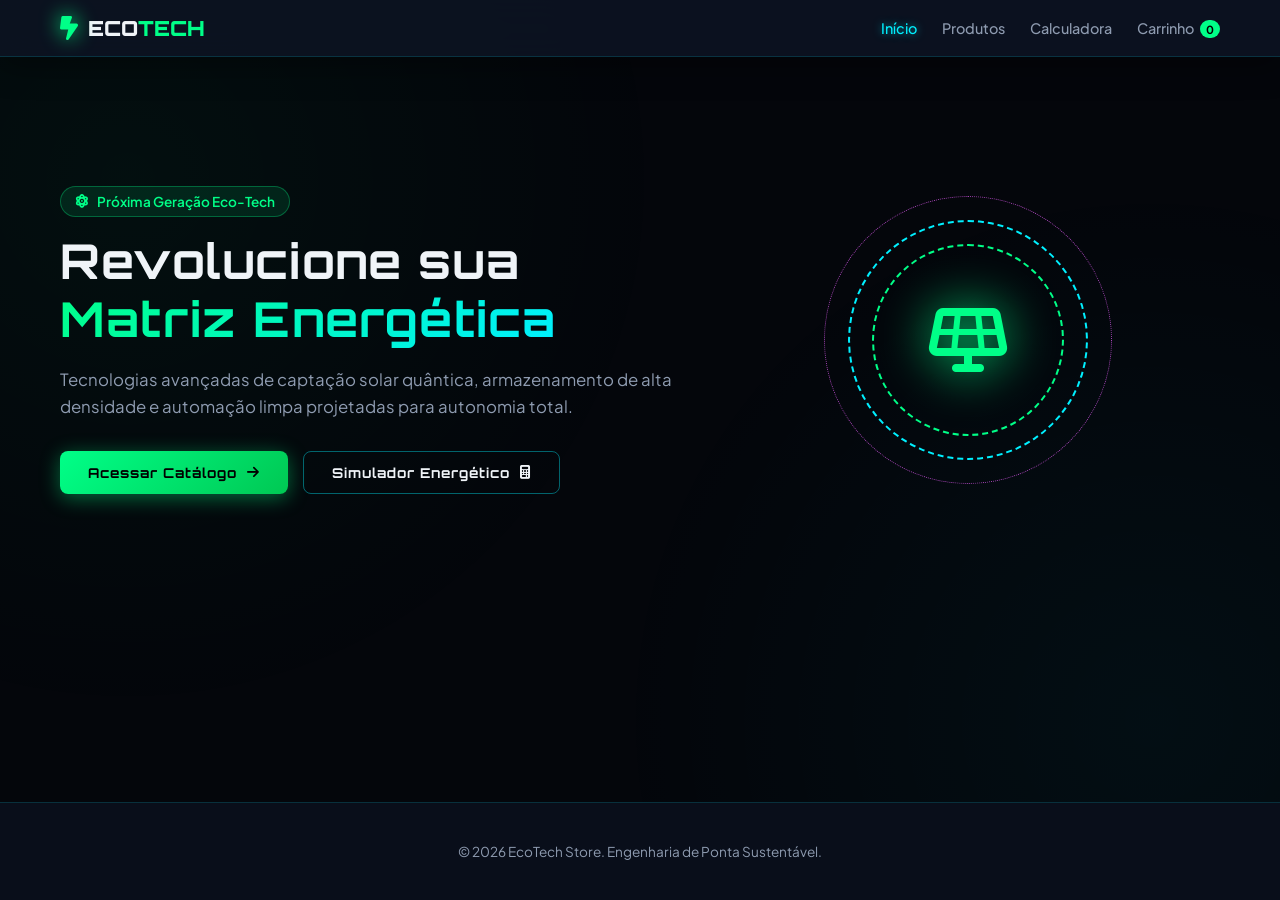
<file: Index.html>
<!DOCTYPE html>
<html lang="pt-BR">
<head>
  <meta charset="UTF-8">
  <meta name="viewport" content="width=device-width, initial-scale=1.0">
  <title>EcoTech Store - Início</title>
  <link rel="preconnect" href="https://fonts.googleapis.com">
  <link rel="preconnect" href="https://fonts.gstatic.com" crossorigin>
  <link href="https://fonts.googleapis.com/css2?family=Orbitron:wght@400;600;800;900&family=Plus+Jakarta+Sans:wght@300;400;500;700&display=swap" rel="stylesheet">
  <link rel="stylesheet" href="https://cdnjs.cloudflare.com/ajax/libs/font-awesome/6.4.0/css/all.min.css">
  <link rel="stylesheet" href="style.css">
</head>
<body>
  <div class="bg-particles"></div>

  <!-- Header Multi-Página -->
  <header class="header">
    <div class="container header__container">
      <a href="index.html" class="logo">
        <i class="fa-solid fa-bolt-lightning logo__icon"></i>
        <span>ECO<span class="logo__highlight">TECH</span></span>
      </a>
      <nav class="nav" id="mainNav">
        <a href="index.html" class="nav__link active">Início</a>
        <a href="produtos.html" class="nav__link">Produtos</a>
        <a href="calculadora.html" class="nav__link">Calculadora</a>
        <a href="carrinho.html" class="nav__link">Carrinho <span class="cart-badge-nav" id="navCartCount">0</span></a>
      </nav>
      <button class="mobile-toggle" id="mobileToggle" aria-label="Menu">
        <i class="fa-solid fa-bars"></i>
      </button>
    </div>
  </header>

  <!-- Hero Section Detalhada -->
  <section class="hero-page">
    <div class="container hero__grid">
      <div class="hero__content">
        <span class="badge badge--glow">
          <i class="fa-solid fa-atom"></i> Próxima Geração Eco-Tech
        </span>
        <h1 class="hero__title">
          Revolucione sua <br>
          <span class="text-gradient">Matriz Energética</span>
        </h1>
        <p class="hero__description">
          Tecnologias avançadas de captação solar quântica, armazenamento de alta densidade e automação limpa projetadas para autonomia total.
        </p>
        <div class="hero__buttons">
          <a href="produtos.html" class="btn btn--primary">
            Acessar Catálogo <i class="fa-solid fa-arrow-right"></i>
          </a>
          <a href="calculadora.html" class="btn btn--outline">
            Simulador Energético <i class="fa-solid fa-calculator"></i>
          </a>
        </div>
      </div>
      <div class="hero__visual">
        <div class="hero__card-3d">
          <div class="reactor-core">
            <div class="reactor-ring ring-1"></div>
            <div class="reactor-ring ring-2"></div>
            <div class="reactor-ring ring-3"></div>
            <i class="fa-solid fa-solar-panel reactor-center"></i>
          </div>
        </div>
      </div>
    </div>
  </section>

  <footer class="footer">
    <div class="container footer__container">
      <p>&copy; 2026 EcoTech Store. Engenharia de Ponta Sustentável.</p>
    </div>
  </footer>

  <script src="main.js"></script>
</body>
</html>
</file>
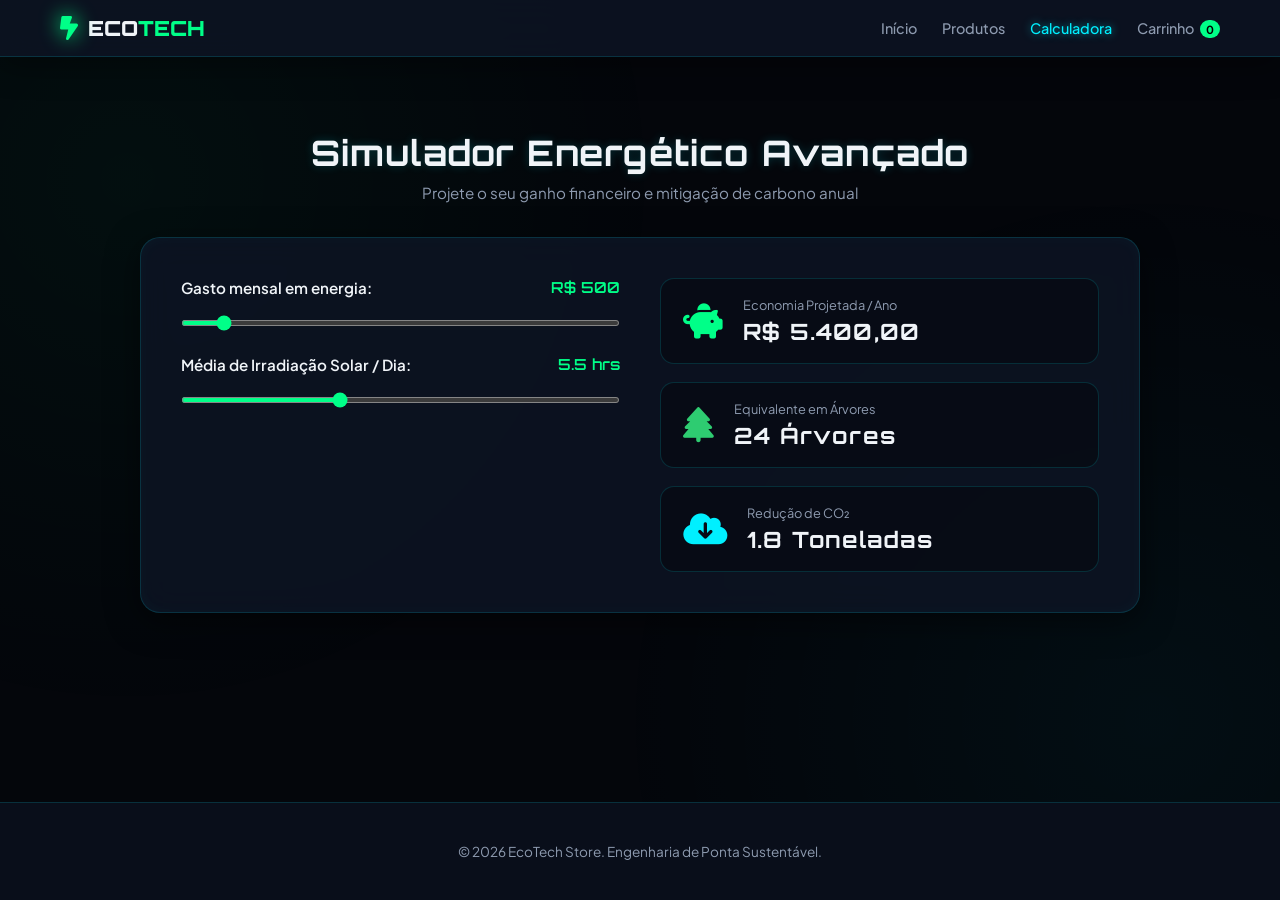
<file: calculadora.html>
<!DOCTYPE html>
<html lang="pt-BR">
<head>
  <meta charset="UTF-8">
  <meta name="viewport" content="width=device-width, initial-scale=1.0">
  <title>EcoTech Store - Calculadora de Impacto</title>
  <link rel="preconnect" href="https://fonts.googleapis.com">
  <link rel="preconnect" href="https://fonts.gstatic.com" crossorigin>
  <link href="https://fonts.googleapis.com/css2?family=Orbitron:wght@400;600;800;900&family=Plus+Jakarta+Sans:wght@300;400;500;700&display=swap" rel="stylesheet">
  <link rel="stylesheet" href="https://cdnjs.cloudflare.com/ajax/libs/font-awesome/6.4.0/css/all.min.css">
  <link rel="stylesheet" href="style.css">
</head>
<body>
  <div class="bg-particles"></div>

  <header class="header">
    <div class="container header__container">
      <a href="index.html" class="logo">
        <i class="fa-solid fa-bolt-lightning logo__icon"></i>
        <span>ECO<span class="logo__highlight">TECH</span></span>
      </a>
      <nav class="nav" id="mainNav">
        <a href="index.html" class="nav__link">Início</a>
        <a href="produtos.html" class="nav__link">Produtos</a>
        <a href="calculadora.html" class="nav__link active">Calculadora</a>
        <a href="carrinho.html" class="nav__link">Carrinho <span class="cart-badge-nav" id="navCartCount">0</span></a>
      </nav>
      <button class="mobile-toggle" id="mobileToggle" aria-label="Menu">
        <i class="fa-solid fa-bars"></i>
      </button>
    </div>
  </header>

  <main class="page-content">
    <div class="container">
      <div class="section-title text-center">
        <h2>Simulador Energético Avançado</h2>
        <p>Projete o seu ganho financeiro e mitigação de carbono anual</p>
      </div>

      <div class="calculator-card calculator-card--standalone">
        <div class="calculator-inputs">
          <div class="input-group">
            <label for="billRange">Gasto mensal em energia: <span id="billVal">R$ 500</span></label>
            <input type="range" id="billRange" min="100" max="5000" step="50" value="500">
          </div>
          <div class="input-group">
            <label for="sunHours">Média de Irradiação Solar / Dia: <span id="sunVal">5.5 hrs</span></label>
            <input type="range" id="sunHours" min="3" max="10" step="0.5" value="5.5">
          </div>
        </div>

        <div class="calculator-results">
          <div class="res-box">
            <i class="fa-solid fa-piggy-bank text-neon"></i>
            <div>
              <small>Economia Projetada / Ano</small>
              <h3 id="resSavings">R$ 5.400,00</h3>
            </div>
          </div>
          <div class="res-box">
            <i class="fa-solid fa-tree text-green"></i>
            <div>
              <small>Equivalente em Árvores</small>
              <h3 id="resTrees">24 Árvores</h3>
            </div>
          </div>
          <div class="res-box">
            <i class="fa-solid fa-cloud-arrow-down text-cyan"></i>
            <div>
              <small>Redução de CO₂</small>
              <h3 id="resCO2">1.8 Toneladas</h3>
            </div>
          </div>
        </div>
      </div>
    </div>
  </main>

  <footer class="footer">
    <div class="container footer__container">
      <p>&copy; 2026 EcoTech Store. Engenharia de Ponta Sustentável.</p>
    </div>
  </footer>

  <script src="main.js"></script>
</body>
</html>
</file>
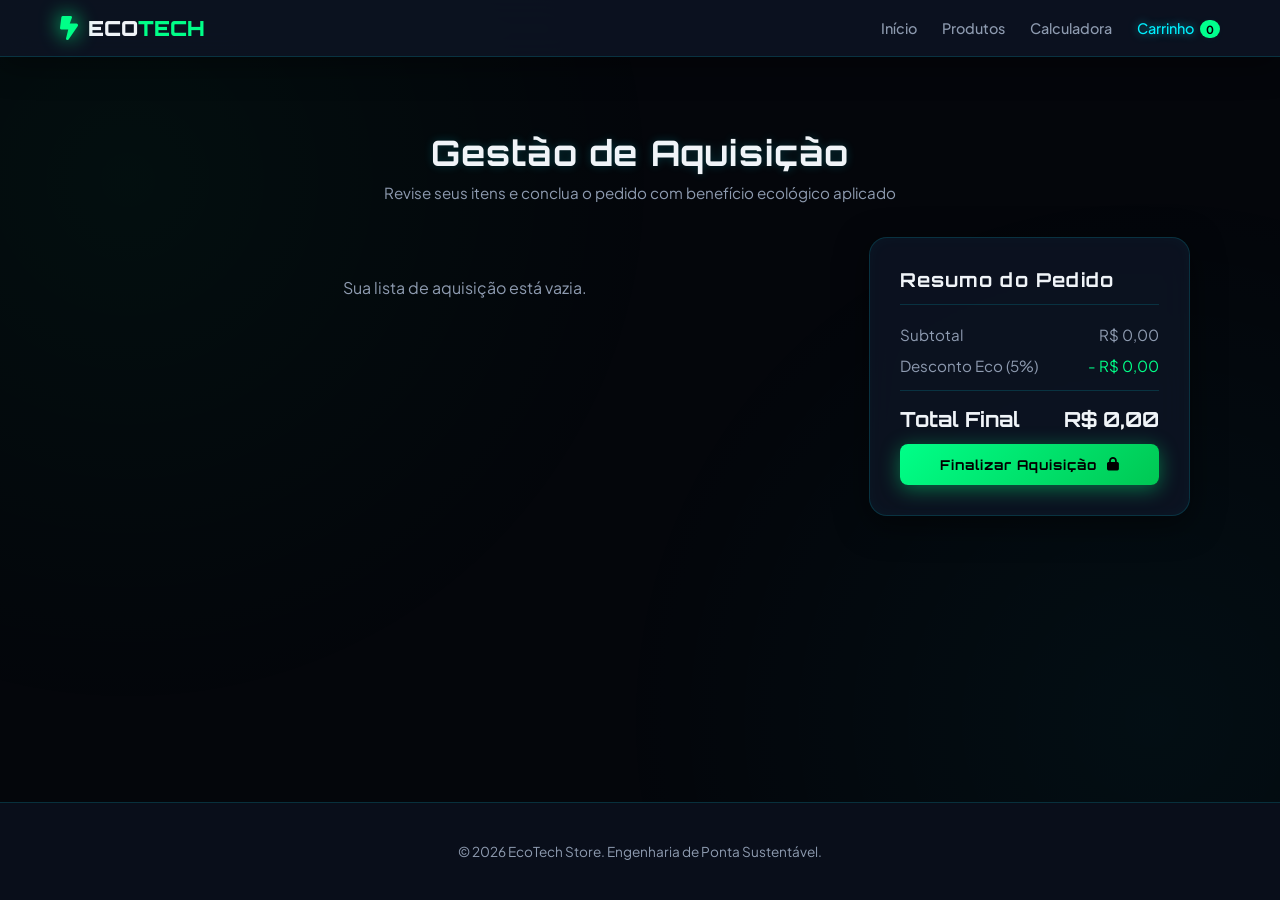
<file: carrinho.html>
<!DOCTYPE html>
<html lang="pt-BR">
<head>
  <meta charset="UTF-8">
  <meta name="viewport" content="width=device-width, initial-scale=1.0">
  <title>EcoTech Store - Carrinho</title>
  <link rel="preconnect" href="https://fonts.googleapis.com">
  <link rel="preconnect" href="https://fonts.gstatic.com" crossorigin>
  <link href="https://fonts.googleapis.com/css2?family=Orbitron:wght@400;600;800;900&family=Plus+Jakarta+Sans:wght@300;400;500;700&display=swap" rel="stylesheet">
  <link rel="stylesheet" href="https://cdnjs.cloudflare.com/ajax/libs/font-awesome/6.4.0/css/all.min.css">
  <link rel="stylesheet" href="style.css">
</head>
<body>
  <div class="bg-particles"></div>

  <header class="header">
    <div class="container header__container">
      <a href="index.html" class="logo">
        <i class="fa-solid fa-bolt-lightning logo__icon"></i>
        <span>ECO<span class="logo__highlight">TECH</span></span>
      </a>
      <nav class="nav" id="mainNav">
        <a href="index.html" class="nav__link">Início</a>
        <a href="produtos.html" class="nav__link">Produtos</a>
        <a href="calculadora.html" class="nav__link">Calculadora</a>
        <a href="carrinho.html" class="nav__link active">Carrinho <span class="cart-badge-nav" id="navCartCount">0</span></a>
      </nav>
      <button class="mobile-toggle" id="mobileToggle" aria-label="Menu">
        <i class="fa-solid fa-bars"></i>
      </button>
    </div>
  </header>

  <main class="page-content">
    <div class="container">
      <div class="section-title text-center">
        <h2>Gestão de Aquisição</h2>
        <p>Revise seus itens e conclua o pedido com benefício ecológico aplicado</p>
      </div>

      <div class="cart-page-layout">
        <div class="cart-items-wrapper" id="cartItemsContainer">
          <!-- Injetado via JS -->
        </div>

        <div class="cart-summary-card">
          <h3>Resumo do Pedido</h3>
          <div class="cart-drawer__summary">
            <div class="summary-row">
              <span>Subtotal</span>
              <span id="cartSubtotal">R$ 0,00</span>
            </div>
            <div class="summary-row">
              <span>Desconto Eco (5%)</span>
              <span id="cartDiscount" class="text-neon">- R$ 0,00</span>
            </div>
            <div class="summary-row summary-row--total">
              <span>Total Final</span>
              <span id="cartTotal">R$ 0,00</span>
            </div>
          </div>
          <button class="btn btn--primary btn--block" id="checkoutBtn">
            Finalizar Aquisição <i class="fa-solid fa-lock"></i>
          </button>
        </div>
      </div>
    </div>
  </main>

  <!-- Modal de Sucesso -->
  <div class="modal-overlay" id="modalOverlay">
    <div class="modal">
      <div class="modal__icon">
        <i class="fa-solid fa-circle-check"></i>
      </div>
      <h2>Transação Concluída!</h2>
      <p>Sua infraestrutura limpa foi encomendada com sucesso. Os códigos de telemetria foram enviados ao seu registro.</p>
      <button class="btn btn--primary" id="closeModalBtn">Retornar à Loja</button>
    </div>
  </div>

  <footer class="footer">
    <div class="container footer__container">
      <p>&copy; 2026 EcoTech Store. Engenharia de Ponta Sustentável.</p>
    </div>
  </footer>

  <script src="main.js"></script>
</body>
</html>
</file>
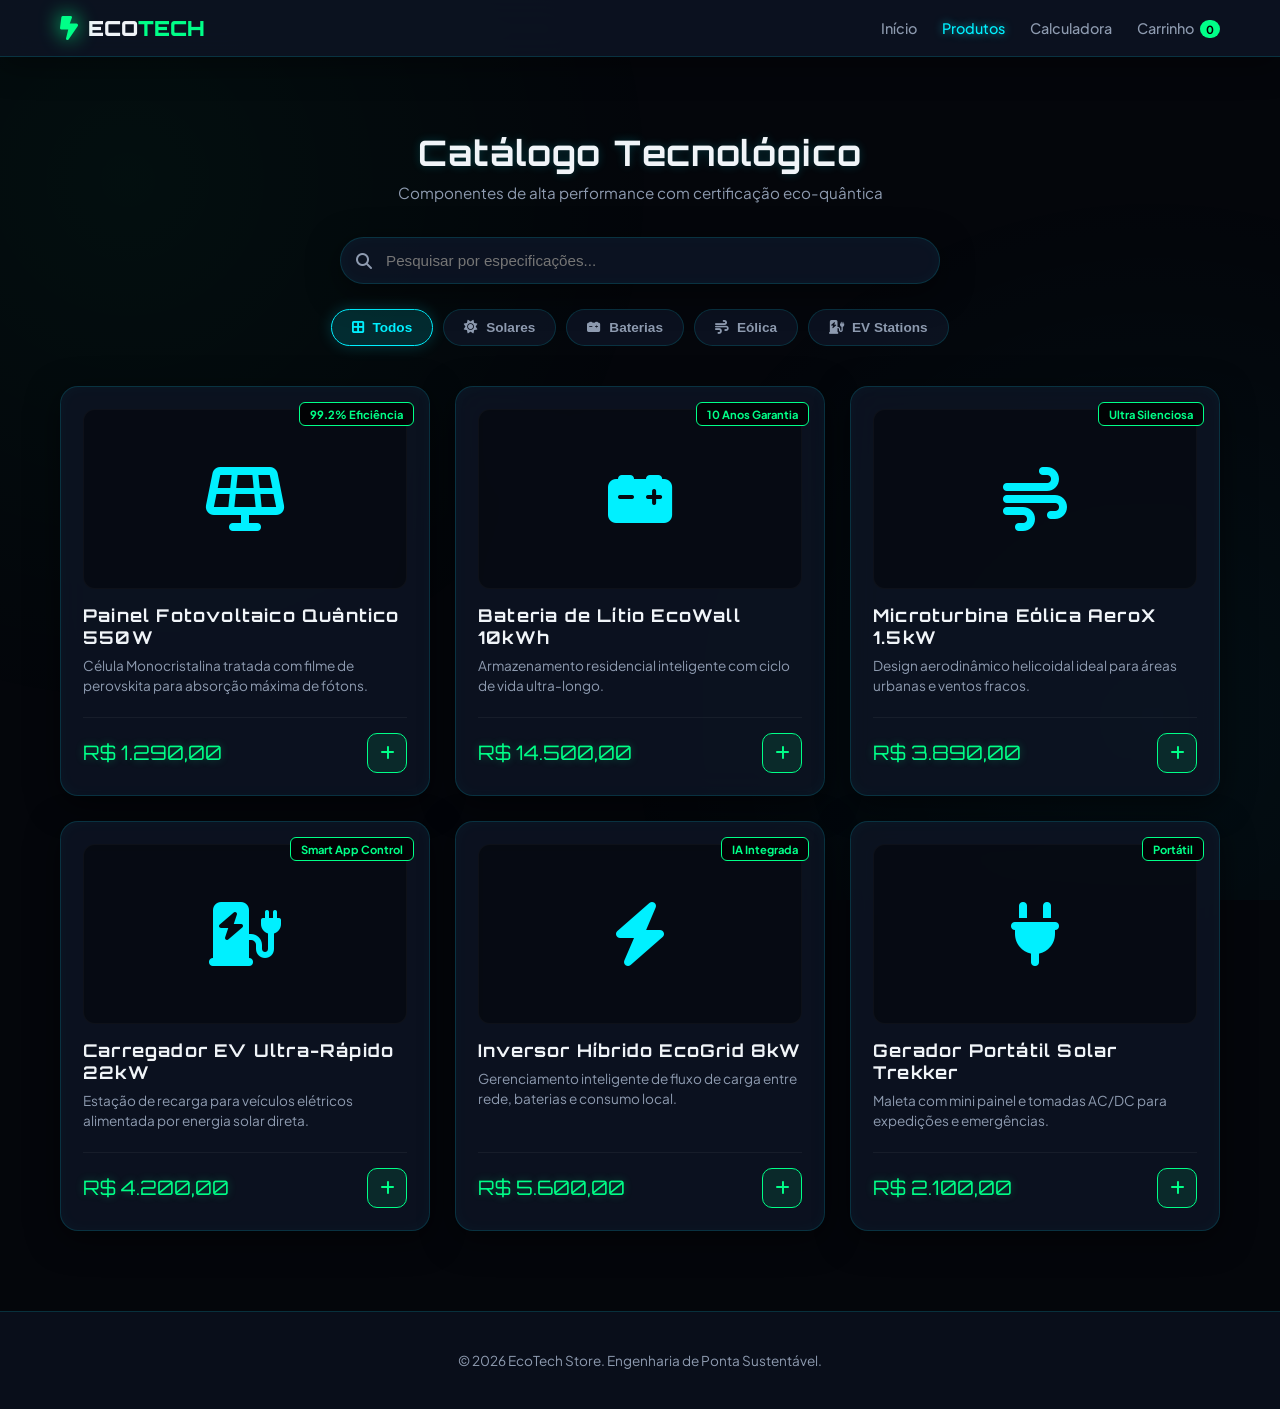
<file: produtos.html>
<!DOCTYPE html>
<html lang="pt-BR">
<head>
  <meta charset="UTF-8">
  <meta name="viewport" content="width=device-width, initial-scale=1.0">
  <title>EcoTech Store - Produtos</title>
  <link rel="preconnect" href="https://fonts.googleapis.com">
  <link rel="preconnect" href="https://fonts.gstatic.com" crossorigin>
  <link href="https://fonts.googleapis.com/css2?family=Orbitron:wght@400;600;800;900&family=Plus+Jakarta+Sans:wght@300;400;500;700&display=swap" rel="stylesheet">
  <link rel="stylesheet" href="https://cdnjs.cloudflare.com/ajax/libs/font-awesome/6.4.0/css/all.min.css">
  <link rel="stylesheet" href="style.css">
</head>
<body>
  <div class="bg-particles"></div>

  <header class="header">
    <div class="container header__container">
      <a href="index.html" class="logo">
        <i class="fa-solid fa-bolt-lightning logo__icon"></i>
        <span>ECO<span class="logo__highlight">TECH</span></span>
      </a>
      <nav class="nav" id="mainNav">
        <a href="index.html" class="nav__link">Início</a>
        <a href="produtos.html" class="nav__link active">Produtos</a>
        <a href="calculadora.html" class="nav__link">Calculadora</a>
        <a href="carrinho.html" class="nav__link">Carrinho <span class="cart-badge-nav" id="navCartCount">0</span></a>
      </nav>
      <button class="mobile-toggle" id="mobileToggle" aria-label="Menu">
        <i class="fa-solid fa-bars"></i>
      </button>
    </div>
  </header>

  <main class="page-content">
    <div class="container">
      <div class="section-title text-center">
        <h2>Catálogo Tecnológico</h2>
        <p>Componentes de alta performance com certificação eco-quântica</p>
      </div>

      <!-- Barra de Pesquisa Avançada -->
      <div class="search-filter-wrapper">
        <div class="search-bar search-bar--large">
          <i class="fa-solid fa-magnifying-glass search-bar__icon"></i>
          <input type="text" id="searchInput" placeholder="Pesquisar por especificações..." autocomplete="off">
          <button id="clearSearchBtn" class="search-bar__clear" style="display: none;">&times;</button>
        </div>
      </div>

      <!-- Filtros de Categoria -->
      <div class="filter-bar">
        <button class="filter-btn active" data-category="all"><i class="fa-solid fa-border-all"></i> Todos</button>
        <button class="filter-btn" data-category="solar"><i class="fa-solid fa-sun"></i> Solares</button>
        <button class="filter-btn" data-category="battery"><i class="fa-solid fa-car-battery"></i> Baterias</button>
        <button class="filter-btn" data-category="wind"><i class="fa-solid fa-wind"></i> Eólica</button>
        <button class="filter-btn" data-category="ev"><i class="fa-solid fa-charging-station"></i> EV Stations</button>
      </div>

      <!-- Grelha Dinâmica -->
      <div class="products-grid" id="productsGrid"></div>
    </div>
  </main>

  <footer class="footer">
    <div class="container footer__container">
      <p>&copy; 2026 EcoTech Store. Engenharia de Ponta Sustentável.</p>
    </div>
  </footer>

  <script src="main.js"></script>
</body>
</html>
</file>
<file: style.css>
:root {
  --bg-primary: #04060b;
  --bg-secondary: #090e1a;
  --bg-card: rgba(13, 20, 36, 0.85);
  --neon-green: #00ff88;
  --neon-cyan: #00f0ff;
  --neon-purple: #ab47bc;
  --text-main: #f0f4f8;
  --text-muted: #8e9bb0;
  --font-heading: 'Orbitron', sans-serif;
  --font-body: 'Plus Jakarta Sans', sans-serif;
  --transition-smooth: all 0.35s cubic-bezier(0.16, 1, 0.3, 1);
  --glass-border: 1px solid rgba(0, 240, 255, 0.15);
  --box-glow: 0 8px 32px 0 rgba(0, 0, 0, 0.5), inset 0 0 15px rgba(0, 240, 255, 0.03);
}

* { margin: 0; padding: 0; box-sizing: border-box; }
html { scroll-behavior: smooth; }
body {
  background-color: var(--bg-primary);
  color: var(--text-main);
  font-family: var(--font-body);
  overflow-x: hidden;
  min-height: 100vh;
  display: flex;
  flex-direction: column;
}

.container { max-width: 1200px; margin: 0 auto; padding: 0 20px; width: 100%; }
.page-content { padding: 130px 0 80px; flex-grow: 1; }

h1, h2, h3, h4 { font-family: var(--font-heading); letter-spacing: 1.2px; }
.text-gradient {
  background: linear-gradient(135deg, var(--neon-green) 0%, var(--neon-cyan) 100%);
  -webkit-background-clip: text;
  -webkit-text-fill-color: transparent;
}

.text-neon { color: var(--neon-green); }
.text-cyan { color: var(--neon-cyan); }
.text-green { color: #2ecc71; }

.section-title { margin-bottom: 35px; }
.section-title h2 { font-size: 2.2rem; margin-bottom: 8px; text-shadow: 0 0 10px rgba(0,240,255,0.2); }
.section-title p { color: var(--text-muted); font-size: 0.95rem; }
.section-title.text-center { text-align: center; }

.badge {
  display: inline-flex;
  align-items: center;
  gap: 8px;
  padding: 6px 14px;
  border-radius: 50px;
  font-size: 0.85rem;
  font-weight: 600;
  background: rgba(0, 255, 136, 0.1);
  color: var(--neon-green);
  border: 1px solid rgba(0, 255, 136, 0.3);
  margin-bottom: 15px;
}

.btn {
  display: inline-flex;
  align-items: center;
  justify-content: center;
  gap: 10px;
  padding: 12px 28px;
  border-radius: 8px;
  font-family: var(--font-heading);
  font-size: 0.85rem;
  font-weight: 700;
  cursor: pointer;
  transition: var(--transition-smooth);
  text-decoration: none;
  border: none;
  letter-spacing: 1px;
}

.btn--primary {
  background: linear-gradient(135deg, var(--neon-green), #00c853);
  color: #000;
  box-shadow: 0 4px 20px rgba(0, 255, 136, 0.4);
}
.btn--primary:hover {
  transform: translateY(-2px);
  box-shadow: 0 6px 25px rgba(0, 255, 136, 0.7);
}

.btn--outline {
  background: transparent;
  color: var(--text-main);
  border: 1px solid rgba(0, 240, 255, 0.4);
}
.btn--outline:hover {
  border-color: var(--neon-cyan);
  color: var(--neon-cyan);
  box-shadow: 0 0 15px rgba(0, 240, 255, 0.4);
}
.btn--block { width: 100%; }

/* Partículas de Fundo Estilizadas */
.bg-particles {
  position: fixed;
  top: 0; left: 0; width: 100%; height: 100%;
  pointer-events: none; z-index: -1;
  background: 
    radial-gradient(circle at 10% 20%, rgba(0, 255, 136, 0.04) 0%, transparent 40%),
    radial-gradient(circle at 90% 80%, rgba(0, 240, 255, 0.04) 0%, transparent 40%);
}

/* Header & Navegação */
.header {
  position: fixed;
  top: 0; left: 0; width: 100%;
  z-index: 100;
  padding: 15px 0;
  background: var(--bg-card);
  backdrop-filter: blur(16px);
  border-bottom: var(--glass-border);
  box-shadow: 0 8px 32px rgba(0, 0, 0, 0.4);
}
.header__container {
  display: flex; justify-content: space-between; align-items: center;
}
.logo {
  display: flex; align-items: center; gap: 10px;
  font-family: var(--font-heading); font-size: 1.3rem; font-weight: 900;
  color: var(--text-main); text-decoration: none;
}
.logo__icon { color: var(--neon-green); font-size: 1.5rem; filter: drop-shadow(0 0 10px var(--neon-green)); }
.logo__highlight { color: var(--neon-green); }

.nav { display: flex; gap: 25px; align-items: center; }
.nav__link {
  color: var(--text-muted); text-decoration: none; font-weight: 500;
  transition: var(--transition-smooth); font-size: 0.9rem; position: relative;
}
.nav__link:hover, .nav__link.active { color: var(--neon-cyan); text-shadow: 0 0 8px rgba(0, 240, 255, 0.6); }
.cart-badge-nav {
  background: var(--neon-green); color: #000; font-size: 0.7rem; font-weight: bold;
  padding: 2px 6px; border-radius: 10px; margin-left: 4px;
}
.mobile-toggle {
  display: none; background: rgba(255,255,255,0.05); border: var(--glass-border);
  color: var(--text-main); width: 40px; height: 40px; border-radius: 8px; font-size: 1.2rem;
  cursor: pointer; align-items: center; justify-content: center;
}

/* Hero Section */
.hero-page { padding: 160px 0 100px; }
.hero__grid { display: grid; grid-template-columns: 1.1fr 0.9fr; gap: 40px; align-items: center; }
.hero__title { font-size: 3rem; line-height: 1.2; margin-bottom: 20px; }
.hero__description { color: var(--text-muted); font-size: 1.05rem; line-height: 1.6; margin-bottom: 30px; }
.hero__buttons { display: flex; gap: 15px; flex-wrap: wrap; }

.hero__card-3d { position: relative; height: 360px; display: flex; justify-content: center; align-items: center; }
.reactor-core {
  position: relative; width: 240px; height: 240px;
  display: flex; justify-content: center; align-items: center;
  animation: floatAnim 4s ease-in-out infinite;
}
@keyframes floatAnim { 0%, 100% { transform: translateY(0); } 50% { transform: translateY(-10px); } }
.reactor-center { font-size: 4rem; color: var(--neon-green); filter: drop-shadow(0 0 25px var(--neon-green)); }
.reactor-ring {
  position: absolute; border-radius: 50%; border: 2px dashed var(--neon-cyan);
}
.ring-1 { width: 100%; height: 100%; animation: spin3D 8s linear infinite; }
.ring-2 { width: 80%; height: 80%; border-color: var(--neon-green); animation: spin3D 6s linear infinite reverse; }
.ring-3 { width: 120%; height: 120%; border: 1px dotted var(--neon-purple); animation: spin3D 12s linear infinite; }
@keyframes spin3D { 0% { transform: rotateX(60deg) rotateZ(0deg); } 100% { transform: rotateX(60deg) rotateZ(360deg); } }

/* Pesquisa e Filtros */
.search-filter-wrapper { display: flex; justify-content: center; margin-bottom: 25px; }
.search-bar--large { width: 100%; max-width: 600px; position: relative; display: flex; align-items: center; }
.search-bar--large .search-bar__icon { position: absolute; left: 16px; color: var(--text-muted); }
.search-bar--large input {
  width: 100%; background: rgba(13, 20, 36, 0.9); border: var(--glass-border);
  padding: 14px 45px 14px 45px; border-radius: 30px; color: var(--text-main);
  outline: none; transition: var(--transition-smooth); font-size: 0.95rem;
  box-shadow: var(--box-glow);
}
.search-bar--large input:focus { border-color: var(--neon-cyan); box-shadow: 0 0 20px rgba(0,240,255,0.3); }
.search-bar__clear {
  position: absolute; right: 16px; background: none; border: none; color: var(--text-muted);
  font-size: 1.3rem; cursor: pointer;
}

.filter-bar { display: flex; gap: 10px; justify-content: center; flex-wrap: wrap; margin-bottom: 40px; }
.filter-btn {
  background: var(--bg-card); border: var(--glass-border); color: var(--text-muted);
  padding: 10px 20px; border-radius: 25px; cursor: pointer; transition: var(--transition-smooth);
  display: flex; align-items: center; gap: 8px; font-size: 0.85rem; font-weight: 600;
}
.filter-btn:hover, .filter-btn.active {
  background: rgba(0, 240, 255, 0.15); color: var(--neon-cyan); border-color: var(--neon-cyan);
  box-shadow: 0 0 15px rgba(0,240,255,0.2);
}

/* Grelha de Produtos Detalhada */
.products-grid { display: grid; grid-template-columns: repeat(auto-fill, minmax(280px, 1fr)); gap: 25px; }
.product-card {
  background: var(--bg-card); backdrop-filter: blur(16px); border: var(--glass-border);
  border-radius: 18px; padding: 22px; position: relative; transition: var(--transition-smooth);
  display: flex; flex-direction: column; box-shadow: var(--box-glow);
}
.product-card:hover {
  transform: translateY(-6px); border-color: rgba(0, 255, 136, 0.5);
  box-shadow: 0 12px 30px rgba(0,0,0,0.6), 0 0 20px rgba(0,255,136,0.25);
}
.product-card__image {
  width: 100%; height: 180px; background: rgba(0, 0, 0, 0.4); border-radius: 12px;
  display: flex; justify-content: center; align-items: center; font-size: 4rem;
  color: var(--neon-cyan); margin-bottom: 15px; border: 1px solid rgba(255,255,255,0.03);
}
.product-card__tag {
  position: absolute; top: 15px; right: 15px; background: rgba(0,0,0,0.8);
  border: 1px solid var(--neon-green); color: var(--neon-green); font-size: 0.7rem;
  padding: 4px 10px; border-radius: 6px; font-weight: 700;
}
.product-card__title { font-size: 1.1rem; margin-bottom: 8px; }
.product-card__description { font-size: 0.85rem; color: var(--text-muted); margin-bottom: 20px; flex-grow: 1; line-height: 1.5; }
.product-card__footer { display: flex; justify-content: space-between; align-items: center; border-top: 1px solid rgba(255,255,255,0.05); padding-top: 15px; }
.product-card__price { font-family: var(--font-heading); font-size: 1.25rem; color: var(--neon-green); text-shadow: 0 0 8px rgba(0,255,136,0.3); }
.product-card__add-btn {
  background: rgba(0, 255, 136, 0.1); border: 1px solid var(--neon-green); color: var(--neon-green);
  width: 40px; height: 40px; border-radius: 10px; cursor: pointer; transition: var(--transition-smooth);
  display: flex; justify-content: center; align-items: center; font-size: 1rem;
}
.product-card__add-btn:hover { background: var(--neon-green); color: #000; box-shadow: 0 0 12px var(--neon-green); }

/* Calculadora Standalone */
.calculator-card, .calculator-card--standalone {
  background: var(--bg-card); backdrop-filter: blur(16px); border: var(--glass-border);
  padding: 40px; border-radius: 20px; display: grid; grid-template-columns: 1fr 1fr; gap: 40px;
  box-shadow: var(--box-glow); max-width: 1000px; margin: 0 auto;
}
.input-group { margin-bottom: 25px; }
.input-group label { display: flex; justify-content: space-between; margin-bottom: 12px; font-weight: 600; font-size: 0.95rem; }
.input-group label span { color: var(--neon-green); font-family: var(--font-heading); }
.input-group input[type="range"] { width: 100%; accent-color: var(--neon-green); cursor: pointer; height: 6px; background: #111; border-radius: 3px; }
.calculator-results { display: flex; flex-direction: column; gap: 18px; justify-content: center; }
.res-box {
  background: rgba(0, 0, 0, 0.3); border: var(--glass-border); padding: 18px 22px;
  border-radius: 14px; display: flex; align-items: center; gap: 20px;
}
.res-box i { font-size: 2.2rem; }
.res-box small { color: var(--text-muted); display: block; font-size: 0.8rem; margin-bottom: 4px; }
.res-box h3 { font-size: 1.4rem; font-family: var(--font-heading); }

/* Carrinho Layout Página Dedicada */
.cart-page-layout { display: grid; grid-template-columns: 1.4fr 0.6fr; gap: 30px; align-items: start; max-width: 1100px; margin: 0 auto; }
.cart-items-wrapper { display: flex; flex-direction: column; gap: 15px; }
.cart-summary-card {
  background: var(--bg-card); backdrop-filter: blur(16px); border: var(--glass-border);
  padding: 30px; border-radius: 18px; box-shadow: var(--box-glow);
}
.cart-summary-card h3 { margin-bottom: 20px; font-size: 1.2rem; border-bottom: var(--glass-border); padding-bottom: 12px; }
.cart-drawer__summary .summary-row { display: flex; justify-content: space-between; margin-bottom: 12px; color: var(--text-muted); font-size: 0.95rem; }
.cart-drawer__summary .summary-row--total { color: var(--text-main); font-weight: bold; font-size: 1.3rem; border-top: var(--glass-border); padding-top: 15px; margin-top: 15px; font-family: var(--font-heading); }

.cart-item {
  display: flex; gap: 15px; background: var(--bg-card); border: var(--glass-border);
  padding: 15px 20px; border-radius: 14px; align-items: center; box-shadow: var(--box-glow);
}
.cart-item__icon {
  font-size: 2rem; color: var(--neon-cyan); width: 55px; height: 55px;
  background: rgba(0, 0, 0, 0.4); border-radius: 10px; display: flex; justify-content: center; align-items: center; flex-shrink: 0;
}
.cart-item__details { flex-grow: 1; }
.cart-item__details h4 { font-size: 1rem; margin-bottom: 4px; }
.cart-item__details small { color: var(--neon-green); font-weight: 600; }
.cart-item__controls { display: flex; align-items: center; gap: 10px; }
.cart-item__controls button {
  background: rgba(255, 255, 255, 0.08); border: var(--glass-border); color: #fff;
  width: 28px; height: 28px; border-radius: 6px; cursor: pointer; transition: var(--transition-smooth);
  display: flex; align-items: center; justify-content: center; font-weight: bold;
}
.cart-item__controls button:hover { background: var(--neon-green); color: #000; border-color: var(--neon-green); }

/* Modal */
.modal-overlay {
  position: fixed; top: 0; left: 0; width: 100%; height: 100%;
  background: rgba(4, 6, 11, 0.85); backdrop-filter: blur(10px); z-index: 300;
  display: flex; justify-content: center; align-items: center; opacity: 0; pointer-events: none; transition: var(--transition-smooth);
}
.modal-overlay.active { opacity: 1; pointer-events: all; }
.modal {
  background: var(--bg-card); backdrop-filter: blur(20px); border: var(--glass-border);
  padding: 40px; border-radius: 20px; max-width: 450px; width: 90%; text-align: center; box-shadow: 0 0 40px rgba(0,255,136,0.2);
}
.modal__icon { font-size: 4.5rem; color: var(--neon-green); margin-bottom: 20px; filter: drop-shadow(0 0 15px var(--neon-green)); }
.modal h2 { margin-bottom: 12px; font-size: 1.6rem; }
.modal p { color: var(--text-muted); margin-bottom: 25px; font-size: 0.95rem; line-height: 1.6; }

/* Footer */
.footer {
  background: var(--bg-secondary); border-top: var(--glass-border); padding: 40px 0; margin-top: auto;
}
.footer__container { text-align: center; color: var(--text-muted); font-size: 0.85rem; }

/* Responsividade Avançada */
@media (max-width: 992px) {
  .hero__grid, .calculator-card, .calculator-card--standalone, .cart-page-layout { grid-template-columns: 1fr; }
  .hero__title { font-size: 2.3rem; }
}
@media (max-width: 768px) {
  .mobile-toggle { display: flex; }
  .nav {
    position: fixed; top: 70px; left: -100%; width: 100%; height: calc(100vh - 70px);
    background: var(--bg-secondary); flex-direction: column; align-items: center; justify-content: center;
    gap: 25px; transition: var(--transition-smooth); border-top: var(--glass-border);
  }
  .nav.active { left: 0; }
  .nav__link { font-size: 1.2rem; }
}
</file>
